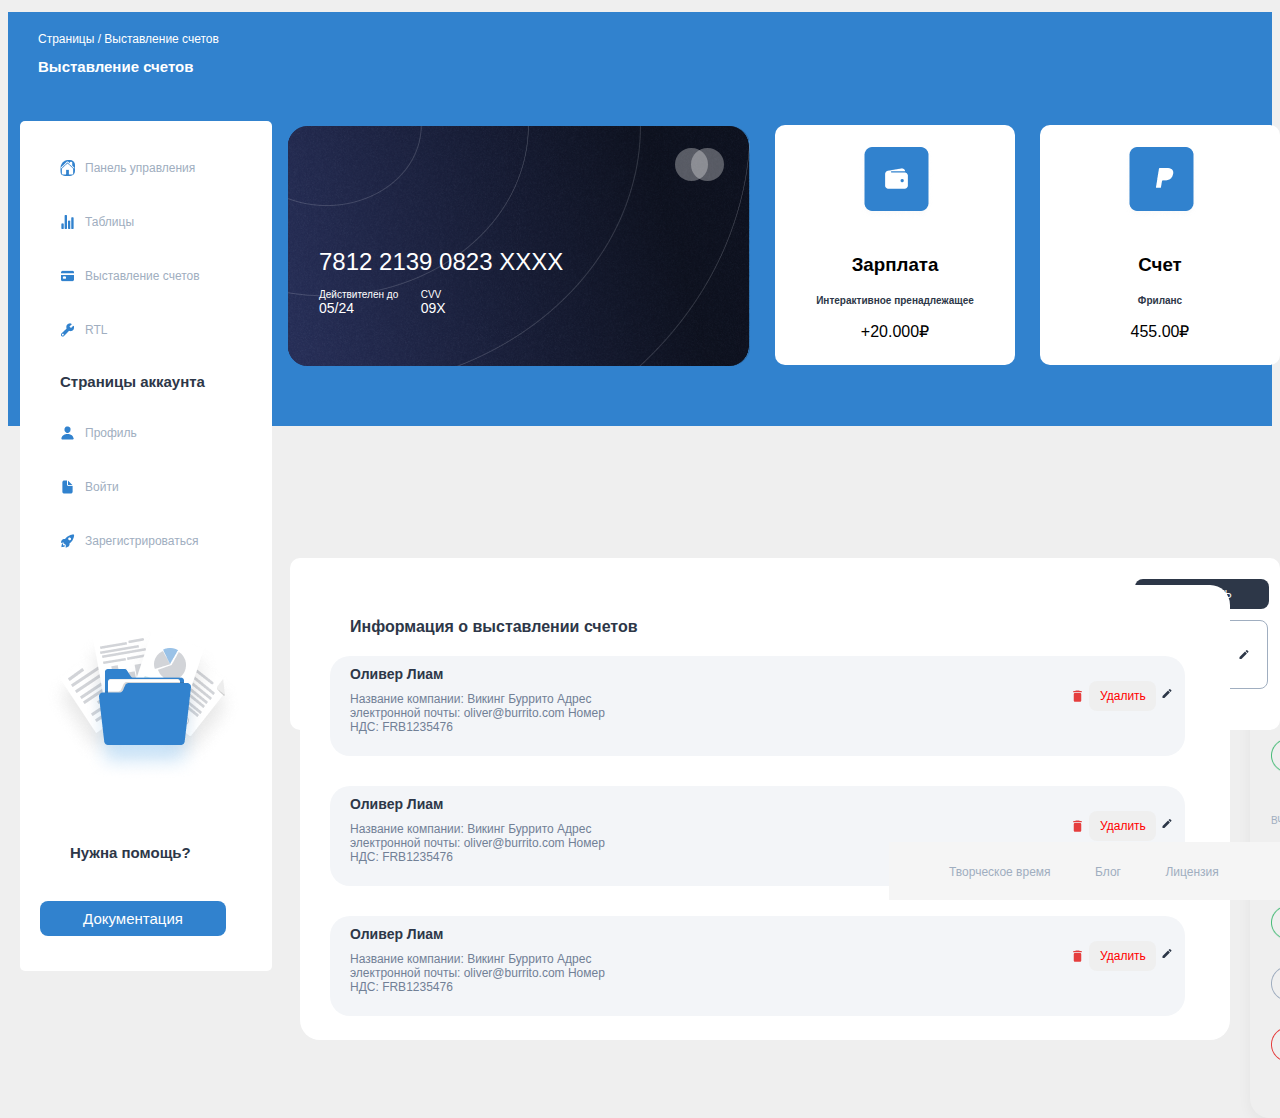
<file: index.html>
<!DOCTYPE html>
<html lang="ru">
<head>
    <meta charset="UTF-8">
    <meta name="viewport" content="width=device-width, initial-scale=1.0">
    <link rel="stylesheet" href="style.css">
    <title>Банк</title>
</head>
<body>
    <header>
        <div class="header-content">
            <div class="text-header">
                <p class="part">Страницы /  Выставление счетов</p>
                <h2 class="partscore">Выставление счетов</h2>
            </div>
            <div class="block-control">
                <img class="input-search" src="assets/inputsearch.svg" alt="">
                <input class="header-input" placeholder="Введите" type="text">
                <div class="auth-button">
                    <img class="person" src="assets/personn.png" alt="">
                    <p class="auth">Войти</p>
                </div>
                <img class="settings" src="assets/Vector.svg" alt="">
                <img class="notification" src="assets/notification.png" alt="">
            </div>
        </div>
    </header>
    <main>
        <div class="mastercard">
            <div class="mastercard__container">
                <div class="mastercard--logo">
                    <div class="circle--logo"></div>
                    <div class="circle--logo"></div>
                </div>
                <div class="mastercard__item">
                    <div class="mastercard--number">
                        7812 2139 0823 XXXX
                    </div>
                    <div class="mastercard__tabs">
                        <div class="mastercard__valid">
                            <span>Действителен до</span>
                            <span>05/24</span>
                        </div>
                        <div class="mastercard__valid">
                            <span>CVV</span>
                            <span>09X</span>
                        </div>
                    </div>
                </div>
            </div>
        </div>
        <div class="tranzactions-blocks">
            <div class="tranzactions-header">
                <span >Ваши транзакции</span>
                <div class="tranzactions-calendar">
                <img src="images/icons/outline.png" alt="календарь" width="15px"
                    height="15px">
                <span>23 - 30 марта 2020
                    года</span>
                </div>
            </div>
            <div class="tranzactions-block">
                <span class="tranzactions-time-text">САМЫЙ НОВЫЙ</span>
                <div class="container-tranzaction">
                <div class="tranzactions-block-down">
                    <div class="tranzactions-block-text">
                        <img src="images/icons/down.png" width="35"
                        height="35" alt="вниз">
                        <div>
                        <span class="tranzactions-title-text-up">Яндекс</span>
                        <div class="tranzactions-title-text-down">27 марта 2020
                            года, в 12:30 часов</div>
                            </div>
                    </div>
                    <span class="price-down">-2500P</span>
                </div>
                <div class="tranzactions-block-up">
                    <div class="tranzactions-block-text">
                        <img src="images/icons/up.png" width="35"
                            height="35" alt="вверх">
                            <div>
                        <span class="tranzactions-title-text-up">Газпром</span>
                        <div class="tranzactions-title-text-down">27 марта 2020
                            года, в 12:30 часов</div>
                        </div>
                    </div>
                    <span class="price-up">+2500P</span>
                </div>
            </div>
            </div>
            <div class="tranzactions-block">
                <span class="tranzactions-time-text">ВЧЕРА</span>
                <div class="container-tranzaction">
                <div class="tranzactions-block-up">
                        <div class="tranzactions-block-text">
                            <img src="images/icons/up.png" width="35"
                                height="35" alt="вверх">
                            <div>
                                <span class="tranzactions-title-text-up">Страйп</span>
                                <div class="tranzactions-title-text-down">27 марта 2020
                                года, в 12:30 часов</div>
                            </div>
                        </div>
                    <span class="price-up">+800P</span>
                </div>
                <div class="tranzactions-block-up">
                    <div class="tranzactions-block-text">
                        <img src="images/icons/up.png" width="35"
                            height="35" alt="вверх">
                            <div>
                        <span class="tranzactions-title-text-up">ВК</span>
                        <div class="tranzactions-title-text-down">27 марта 2020
                            года, в 12:30 часов</div>
                        </div>
                    </div>
                    <span class="price-up">+1700P</span>
                </div>
                <div class="tranzactions-block-down">
                    <div class="tranzactions-block-text">
                        <img src="images/icons/waiting.png" width="35" height="35"
                            alt="ожидание">
                            <div>
                        <span class="tranzactions-title-text-up">Кион</span>
                        <div class="tranzactions-title-text-down">27 марта 2020
                            года, в 12:30 часов</div>
                        </div>
                    </div>
                    <span class="price-midle">В ожидании</span>
                </div>
                <div class="tranzactions-block-down">
                    <div class="tranzactions-block-text">
                        <img src="images/icons/down.png" width="35" height="35"
                            alt="вниз">
                            <div>
                        <span class="tranzactions-title-text-up">Тинькофф</span>
                        <div class="tranzactions-title-text-down">27 марта 2020
                            года, в 12:30 часов</div>
                        </div>
                    </div>
                    <span class="price-down">-987P</span>
                </div>
            </div>
        </div>
        </div>
      <section class="sidebar">
            <div class="container">
                <div class="menu-block">
                <ul class="menu-list">
                    <li class="menu-item"><img class="home" src="assets/home.png" alt=""><a class="link" href="#">Панель управления</a></li>
                    <li class="menu-item"><img src="assets/chart.png" alt=""><a class="link" href="#">Таблицы</a></li>
                    <li class="menu-item"><img src="assets/card.png" alt=""><a class="link" href="#">Выставление счетов</a></li>
                    <li class="menu-item"><img src="assets/rtl.png" alt=""><a class="link" href="#">RTL</a></li>
                </ul>
                <h2 class="account">Страницы аккаунта</h2>
                <ul class="menu-list">
                    <li class="menu-item"><img src="assets/person.png" alt=""><a class="link" href="#">Профиль</a></li>
                    <li class="menu-item"><img src="assets/pdf.png" alt=""><a class="link" href="#">Войти</a></li>
                    <li class="menu-item"><img src="assets/sharp.png" alt=""><a class="link" href="#">Зарегистрироваться</a></li>
                </ul>
                <img class="imgs" src="assets/icon-documentation.png" alt="">
                <h2 class="help">Нужна помощь?</h2>
                <button class="docs">Документация</button>
            </div>
        </div>
        </section>
        <section class="payment">
            <div class="container-payment">
                <div class="payment-block">
                <h2 class="varius-payment">Способы оплаты</h2>
                <div class="varius-pay">
                    <img class="imgs-input" src="assets/Mastercard Icon.svg" alt="">
                    <input class="input-data" placeholder="7812 2139 0823 XXXX" type="text"> <img class="input-redux" src="assets/edit.svg" alt="">
                    <img class="imgs-input" src="assets/Visa Icon.svg" alt=""> 
                    <input class="input-data" placeholder="7812 2139 0823 XXXX" type="text"> <img class="input-redux" src="assets/edit.svg" alt="">
                </div>
                <button class="button-plus">Добавить</button>
            </div>
        </div>
        </section>
        <section class="bankscore-info">
            <div class="container-bankscore">
                <div class="block-score">
                <h2 class="text-info">Информация о выставлении счетов</h2>
                <div class="block-info">
                    <h2 class="user">Оливер Лиам</h2>
                    <p class="userinfo">
                        Название компании: Викинг Буррито
                        Адрес электронной почты: oliver@burrito.com
                        Номер НДС: FRB1235476
                    </p>
                    <div class="redux">
                        <img class="delete-icon" src="assets/delete.svg" alt="">
                        <button class="delete">Удалить</button>
                        <img src="assets/edit.svg" alt="">
                    </div>
                </div>
                <div class="block-info">
                    <h2 class="user">Оливер Лиам</h2>
                    <p class="userinfo">
                        Название компании: Викинг Буррито
                        Адрес электронной почты: oliver@burrito.com
                        Номер НДС: FRB1235476
                    </p>
                    <div class="redux">
                        <img class="delete-icon" src="assets/delete.svg" alt="">
                        <button class="delete">Удалить</button>
                        <img src="assets/edit.svg" alt="">
                    </div>
                </div>
                <div class="block-info">
                    <h2 class="user">Оливер Лиам</h2>
                    <p class="userinfo">
                        Название компании: Викинг Буррито
                        Адрес электронной почты: oliver@burrito.com
                        Номер НДС: FRB1235476
                    </p>
                    <div class="redux">
                        <img class="delete-icon" src="assets/delete.svg" alt="">
                        <button class="delete">Удалить</button>
                        <img src="assets/edit.svg" alt="">
                    </div>
                </div>
            </div>
        </div>
        </section>
        <!--Часть Дарины-->
        <section class="cards">
            <div class="cards-showcase">
                <div class="card">
                    <img class="card-img" src="assets/wallet.png" alt="">
                    <div class="texts">
                        <h3 class="title-operation">Зарплата</h3>
                        <p class="description">Интерактивное пренадлежащее</p>
                        <p class="money">+20.000₽</p>
                    </div>
                </div>
                <div class="card">
                    <img class="card-img" src="assets/Icon.png" alt="">
                    <div class="texts">
                        <h3 class="title-operation"> Счет</h3>
                        <p class="description">Фриланс</p>
                        <p class="money">455.00₽</p>
                    </div>
                </div>
            </div>
        </section>
        <div class="container-operation">
            <div class="operation-story">
                <div class="top-menu">
                    <h3 class="title">Счета</h3>
                    <button class="button-watch">Посмотреть всё</button>
                </div>
                <div class="item-group">
                    <div class="item-score">
                        <div class="text-operation">
                            <h3 class="data-operation"> Март,01, 2020</h3>
                            <p class="number">#MS-415646</p>
                        </div>
                        <div class="more-scores">
                            <p class="money-2">₽180</p>
                            <img class="pdf-icon" src="assets/pdf.png" alt="">
                            <p class="file-format">PDF</p>
                        </div>
                    </div>
                    <div class="item-score">
                        <div class="text-operation">
                            <h3 class="data-operation">Февраль, 10, 2021</h3>
                            <p class="number">#MS-415646</p>
                        </div>
                        <div class="more-scores">
                            <p class="money-2">₽250</p>
                            <img class="pdf-icon" src="assets/pdf.png" alt="">
                            <p class="file-format">PDF</p>
                        </div>
                    </div><div class="item-score">
                        <div class="text-operation">
                            <h3 class="data-operation">Апрель, 05, 2020</h3>
                            <p class="number">#FB-12562</p>
                        </div>
                        <div class="more-scores">
                            <p class="money-2">₽560</p>
                            <img class="pdf-icon" src="assets/pdf.png" alt="">
                            <p class="file-format">PDF</p>
                        </div>
                    </div><div class="item-score">
                        <div class="text-operation">
                            <h3 class="data-operation">Июнь, 25, 2019</h3>
                            <p class="number">#QW-103578</p>
                        </div>
                        <div class="more-scores">
                            <p class="money-2">₽120</p>
                            <img class="pdf-icon" src="assets/pdf.png" alt="">
                            <p class="file-format">PDF</p>
                        </div>
                    </div>
                    <div class="item-score">
                        <div class="text-operation">
                            <h3 class="data-operation">Март, 01, 2019</h3>
                            <p class="number">#AR-803481</p>
                        </div>
                        <div class="more-scores">
                            <p class="money-2">₽300</p>
                            <img class="pdf-icon" src="assets/pdf.png" alt="">
                            <p class="file-format">PDF</p>
                        </div>
                    </div>
                </div>
            </div>
        </div>
    </main>
    <footer class="footer">
        <nav class="footer-menu">
            <a href="" class="footer-menu-links">Творческое время</a>
            <a href="" class="footer-menu-links">Блог</a>
            <a href="" class="footer-menu-links">Лицензия</a>
        </nav>
    </footer>
</body>
</html>
</file>
<file: style.css>
body{
    font-family: Arial, Helvetica, sans-serif;
    background-color: #efefef;
    color: #000;
}

header{
    width: 100%;
    height: 414px;
    background-color: #3182CE;
}

.text-header{
    width: 900px;
    position: relative;
    top: 20px;
    left: 30px;
}

.part{
    color: #fff;
    font-size: 12px;
    width: 300px;
}

.partscore{
    color: #fff;
    width: 200px;
}

.block-control{
    display: flex;
    flex-direction: row;
    align-items: center;
    gap: 20px;
    position: absolute;
    top: 40px;
    left: 1485px;
    width: 200px;
}

.header-input{
    width: 199px;
    height: 40px;
    border: none;
    border-radius: 10px;
    text-align: center;
}

.input-search{
    position: relative;
    left: 50px;
}

.auth-button{
    display: flex;
    flex-direction: row;
    align-items: center;
    gap: 10px;
}

.auth{
    color: #fff;
    font-weight: 500;
}

.person{
    width: 15px;
    height: 15px;
}

.notification{
    width: 15px;
    height: 15px;
}

.mastercard {
    background-image: url(images/card/Background.png);
    background-size: cover;
    background-repeat: no-repeat;
    background-position: center;
    width: 461.5px;
    height: 240px;

    position: relative;
    left: 280px;
    bottom: 300px;
}
.mastercard__container {
    padding: 22px 25.79px 36.69px 31px;
    width: 404.72px;
    height: 181.31px;
    display: flex;
    flex-direction: column;
    gap: 67.69px;
}
.mastercard--logo {
    position: relative;
    display: flex;
    flex-direction: row;    
    width: 404.72px;
    justify-content: end;
}
.circle--logo {
    width: 32.81px;
    height: 32.81px;
    background: rgba(255, 255, 255, 0.308);
    border-radius: 50%;
    &:last-child {
        position: absolute;
        left: 356px;
    }
}
.mastercard__item {
    display: flex;
    flex-direction: column;
    gap: 13px;
}
.mastercard--number {
    font-size: 24px;
    color: #ffffff;
    font-weight: 400;
}
.mastercard__tabs {
    display: flex;
    flex-direction: row;
    gap: 22.5px;
}
.mastercard__valid {
    display: flex;
    flex-direction: column;
}
.mastercard__valid span {
    color: #ffffff;
    font-size: 10px;
    font-weight: 400;
    &:last-child {
        font-size: 14px;
    }
}
.tranzactions-blocks {
    width: 660px;
    height: 538px;
    border-radius: 20px;
    box-shadow: 0px 5px 14px 0px rgba(0, 0, 0, 0.05);
    display: grid;
    grid-template-columns: 1fr;
    grid-template-rows: 25px 140.5px 272.5px;
    grid-row-gap: 26px;
    position: absolute;
    top: 580px;
    left: 1250px; 
}
.tranzactions-header {
    margin-top: 28px;
    margin-left: 21px;
    margin-right: 21.5px;
     display: flex;
     flex-direction: row;
     justify-content: space-between;
} 
.tranzactions-header span:first-child {
    color:rgba(45, 55, 72, 1);
    font-size: 18px;
    font-weight: 400;
 }
.tranzactions-calendar span:last-child {
    font-size: 14px;
    font-weight: 400;
    color: rgba(160, 174, 192, 1);
}
.tranzactions-time-text {
    font-size: 10px;
    font-weight: 400;
    color: rgba(160, 174, 192, 1);
}
.tranzactions-block-down {
    display: flex;
    flex-direction: row;
    justify-content: space-between;
    align-items: center;
}
.tranzactions-block-text {
    display: flex;
    flex-direction: row;
    gap: 14px;
}
.tranzactions-block-text span {
    font-size: 14px;
    font-weight: 400;
    color: rgba(45, 55, 72, 1);
}
.tranzactions-title-text-down {
    color: rgba(160, 174, 192, 1);
    font-size: 12px;
    font-weight: 400;
}
.price-down {
    color: rgba(229, 62, 62, 1);
    font-size: 14px;
    font-weight: 400;
}
.price-up  {
    color: rgba(72, 187, 120, 1);
    font-size: 14px;
    font-weight: 400;
}
.price-midle {
    color: rgba(45, 55, 72, 1);
    font-size: 14px;
    font-weight: 400;
}
.tranzactions-block {
    margin-top: 17.5px;
    margin-left: 21px;
    margin-right: 21.5px;
    display: flex;
    flex-direction: column;
    gap: 17.5px;
}
.container-tranzaction {
    display: flex;
    flex-direction: column;
    gap: 26px;
}

.tranzactions-block-up {
    display: flex;
    align-items: center;
    flex-direction: row;
    justify-content: space-between;
}

.sidebar{
    position: absolute;
    top: 105px;
    left: 20px;
}

.container{
    width: 252px;
    height: 850px;
    box-shadow: 12px #000;
    background-color: #ffffff;
    border-radius: 5px;
}

.menu-block{
    position: relative;
    top: 20px;
}

.menu-list{
    list-style: none;
}

.menu-item{
    display: flex;
    flex-direction: row;
    align-items: center;
    gap: 10px;
}

.link{
    display: block;
    font-family: Arial, Helvetica, sans-serif;
    font-size: 12px;
    text-decoration: none;
    color: #A0AEC0;
    margin:20px 0px;
}

.link:active{
    color: #2D3748;
}

.link:focus{
    color: #2D3748;
}

h2{
    position: relative;
    font-size: 15px;
    font-family: Arial, Helvetica, sans-serif;
    color: #2D3748;
}

.account{
    margin-left: 40px;
}

.home{
    background-image: url('assets/Rectangle3.png');
    background-size: 30px 30px;
    border: none;
    border-radius: 5px;
}

.imgs{
    margin: 40px 20px;
}

.help{
    position: relative;
    left: 30px;
    font-size: 15px;
    font-family: Arial, Helvetica, sans-serif;
    margin: 20px;
    color: #2D3748;
}

.docs{
    width: 186px;
    height: 35px;
    font-size: 15px;
    font-family: Arial, Helvetica, sans-serif;
    margin: 20px;
    color: #fff;
    background-color: #3182CE;
    border-radius: 8px;
    border: none;
}

.payment{
    position: absolute;
    bottom: 170px;
    left: 290px;
}

.container-payment{
    background-color: #fff;
    border-radius: 10px;
    width: 990px;
    height: 172px;
}

.payment-block{
    position: relative;
    top: 25px;
}

.varius-payment{
    font-size: 15px;
    font-family: Arial, Helvetica, sans-serif;
    margin: 20px;
    color: #2D3748;
}

.varius-pay{
    display: flex;
}

.input-data{
    width: 458.5px;
    height: 65px;
    font-family: Arial, Helvetica, sans-serif;
    text-align: center;
    border: 1px solid #A0AEC0;
    border-radius: 8px;
}

.imgs-input{
    position: relative;
    left: 45px;
}

.input-redux{
    position: relative;
    right: 30px;
}

.button-plus{
    position: relative;
    bottom: 110px;
    left: 845px;
    width: 134px;
    height: 30px;
    background-color: #2D3748;
    color: #fff;
    font-size: 11px;
    font-family: Arial, Helvetica, sans-serif;
    text-transform: uppercase;
    padding: 8px;
    border: none;
    border-radius: 8px;
}

.container-bankscore{
    width: 930px;
    height: 455px;
    background-color: #fff;
    border: none;
    border-radius: 20px;
    position: absolute;
    top: 585px;
    left: 300px;
}

.block-score{
    position: relative;
    top: 10px;
    left: 10px;
    width: 700px;
}

.text-info{
    position: relative;
    top: 10px;
    left: 20px;
    font-weight: 700;
    font-size: 16px;
    margin-left: 20px;
}

.user{
    position: relative;
    top: 10px;
    left: 20px;
    font-size: 14px;
}

.block-info{
    width: 855px;
    height: 100px;
    background-color: #f3f5f8;
    color: #718096;
    border: none;
    border-radius: 20px;
    margin: 30px 20px;
}

.userinfo{
    width: 286px;
    height: 54px;
    margin: 20px;
    font-size: 12px;
}

.delete{
    width: 67px;
    height: 30px;
    color: red;
    font-size: 12px;
    font-family: Arial, Helvetica, sans-serif;
    text-align: center;
    border-radius: 8px;
    border: none;
}

.delete-icon{
    position: relative;
    top: 4px;
}

.redux{
    width: 130px;
    position: relative;
    left: 740px;
    bottom: 85px;
    color: #000;
    font-family: Arial, Helvetica, sans-serif;
}

footer{
    display: flex;
    justify-content: end;
}

.footer {
    position: fixed;
    left: 0;
    bottom: 0;
    width: 100%;
  }

.footer-menu{
    width: 311px;
    background-color: #F5F5F5;
    padding: 20px 40px;
    gap: 35px;
}

.footer-menu-links{
    text-decoration: none;
    color: #A0AEC0;
    font-size: 12px;
    padding: 20px;
}

/* CSS Дарины*/

.cards-showcase{
    display: flex;
    flex-direction: row;
    gap: 25px;
    position: absolute;
    top: 125px;
    left: 775px;
}

.card{
    width: 240px;
    height: 240px;
    background-color: #fff;
    border: none;
    border-radius: 10px;
}

.texts{
    text-align: center;
    margin-top: 50px;
}

.description{
    font-weight: 700;
    color: #2D3748;
    font-size: 10px;
}

.container-operation{
    position: absolute;
    top: 125px;
    left: 1305px;
    width: 572px;
    height: 436px;
    background-color: #fff;
    border: none;
    border-radius: 10px;
}

.item-group{
    margin: 0 20px;
}

.top-menu{
    display: flex;
    justify-content: space-between;
    align-items: center;
    margin: 0 30px;
}

.button-watch{
    width: 110px;
    height: 35px;
    text-transform: uppercase;
    font-size: 9px;
    font-weight: 400;
    border: 1px solid #3182CE;
    border-radius: 8px;
    color: #3182CE;
}

.data-operation{
    font-size: 14px;
    font-weight: 700;
    color: #2D3748;
}

.number{
    font-size: 10px;
    font-weight: 400;
    color: #2D3748;
}

.item-score{
    display: flex;
    justify-content: space-between;
    margin: 6px;
}

.more-scores{
    display: flex;
    align-items: center;
    gap: 10px;
}

.pdf-icon{
    width: 15px;
    height: 15px;
}

.money-2{
    color: #A0AEC0;
    font-size: 12px;
    font-weight: 700;
}

.file-format{
    color: #2D3748;
    font-size: 12px;
    font-weight: 600;
}

.card-img{
    position: relative;
    top: 20px;
    left: 84px;
}
</file>
